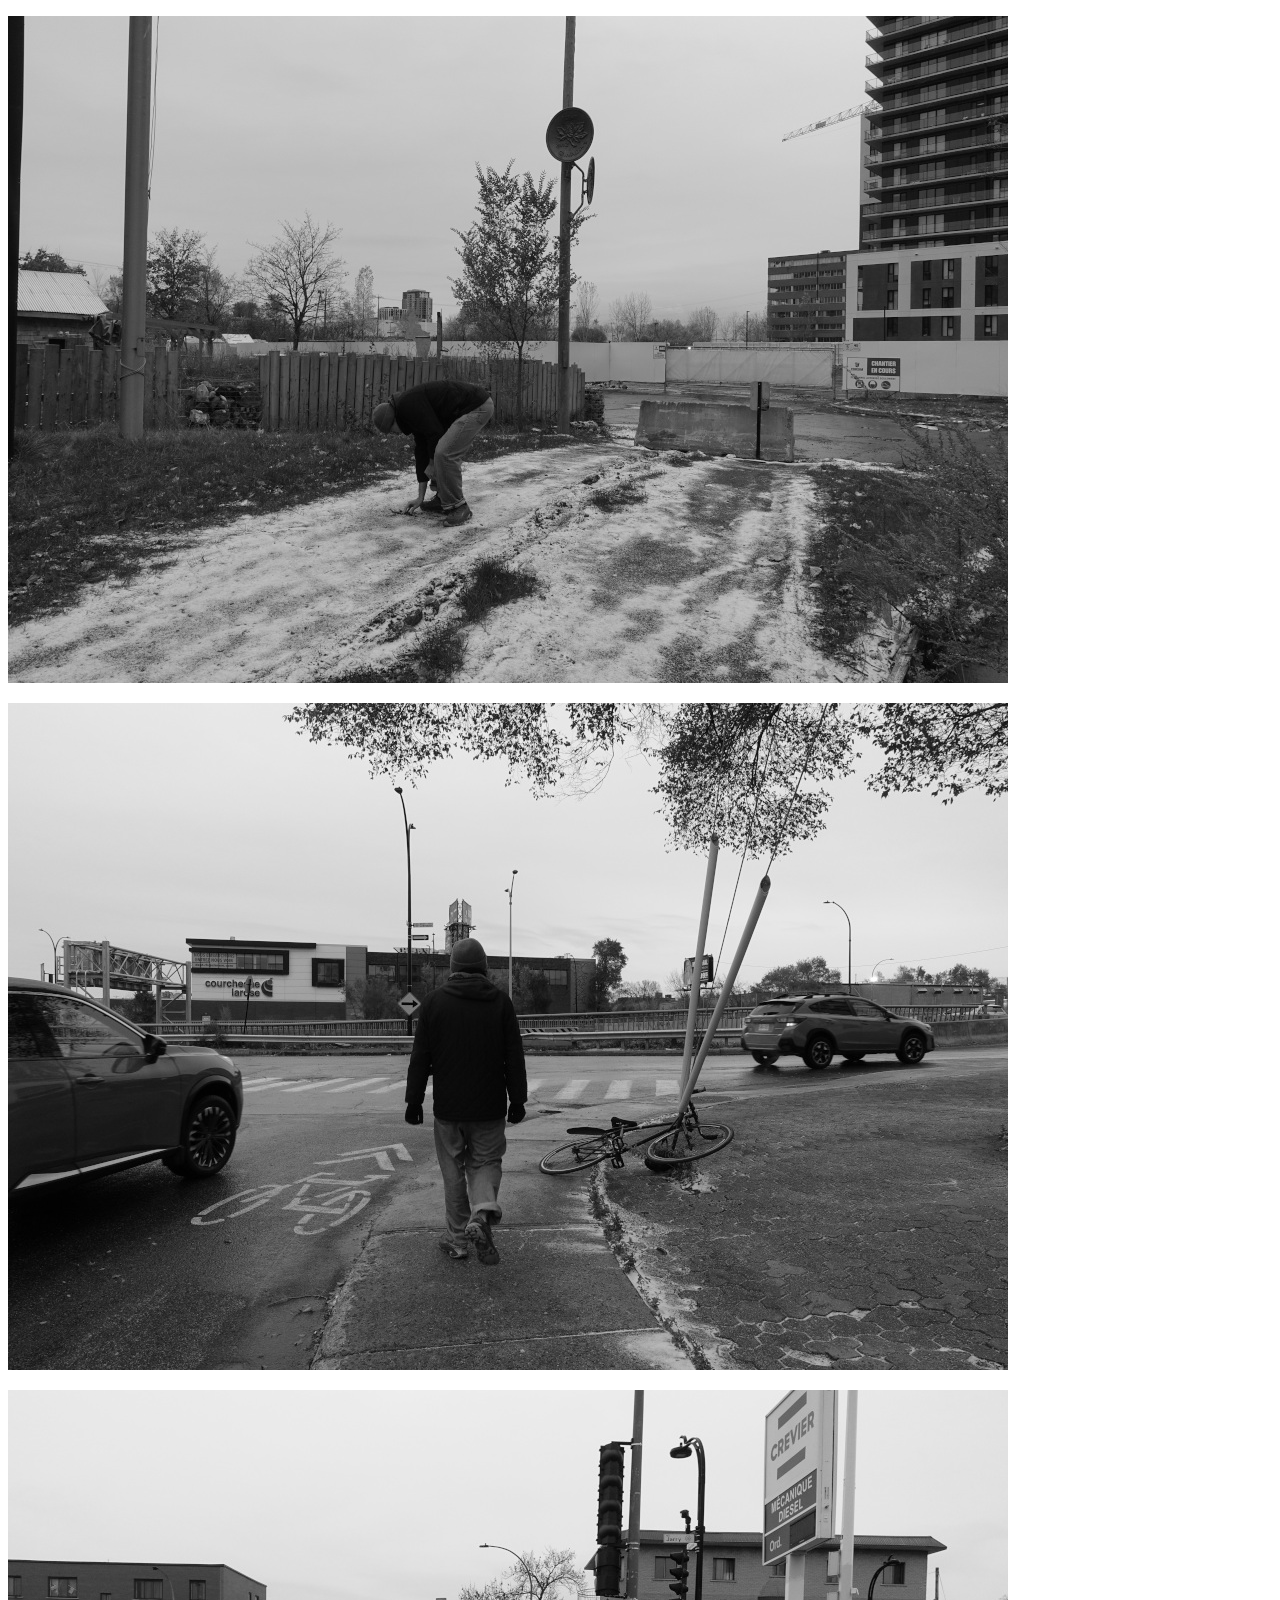
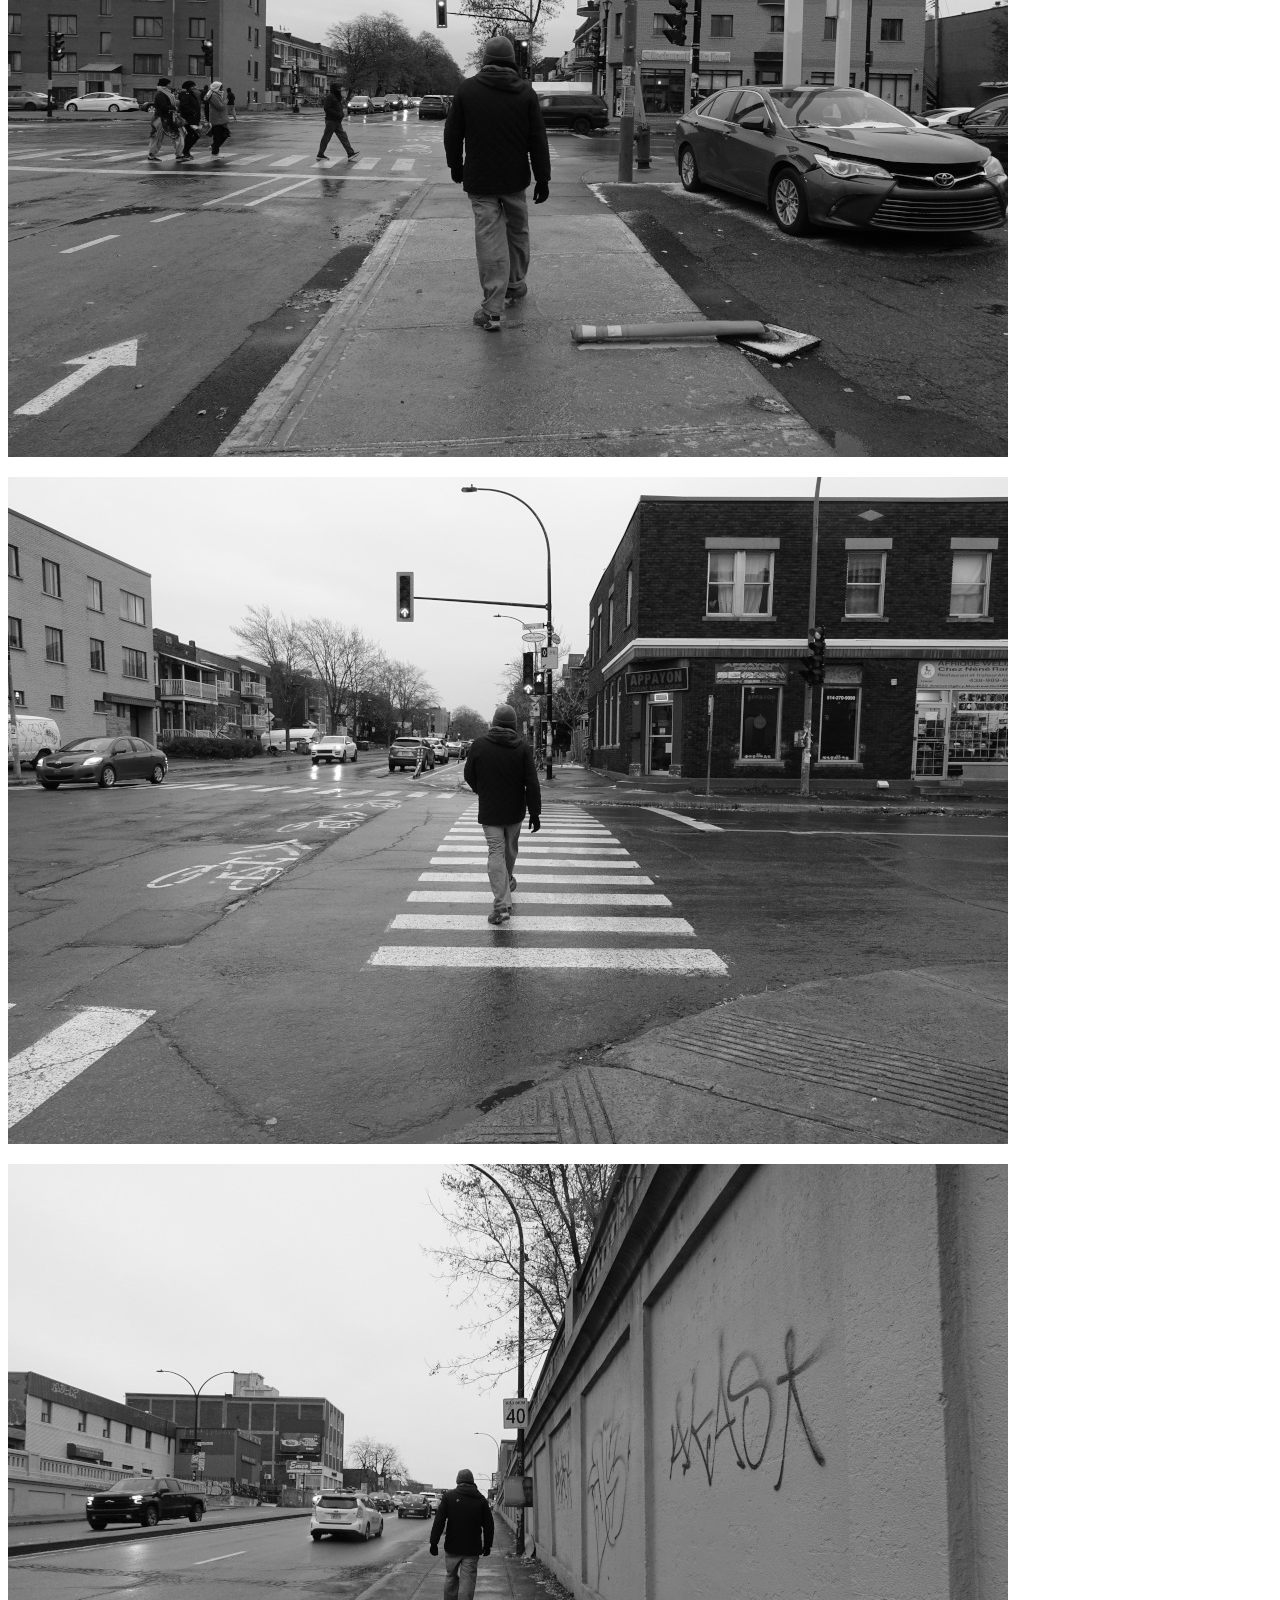
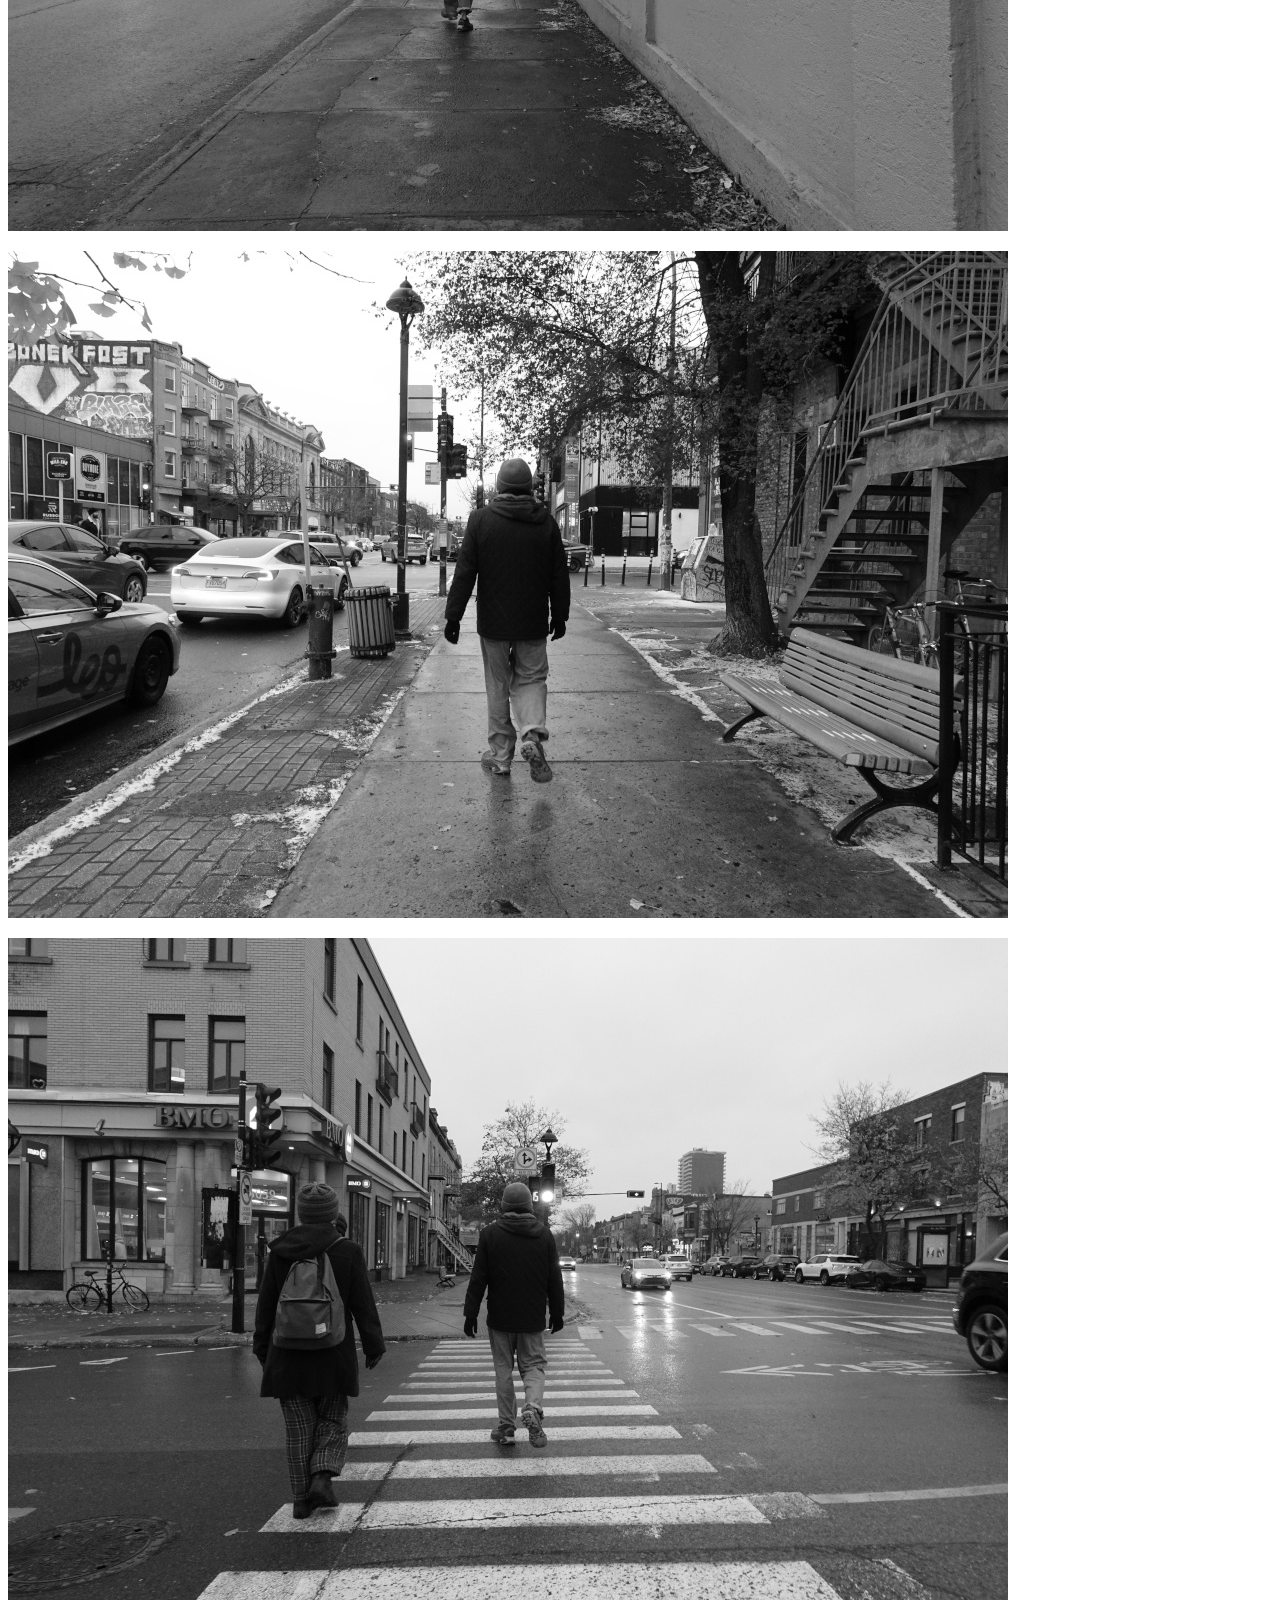
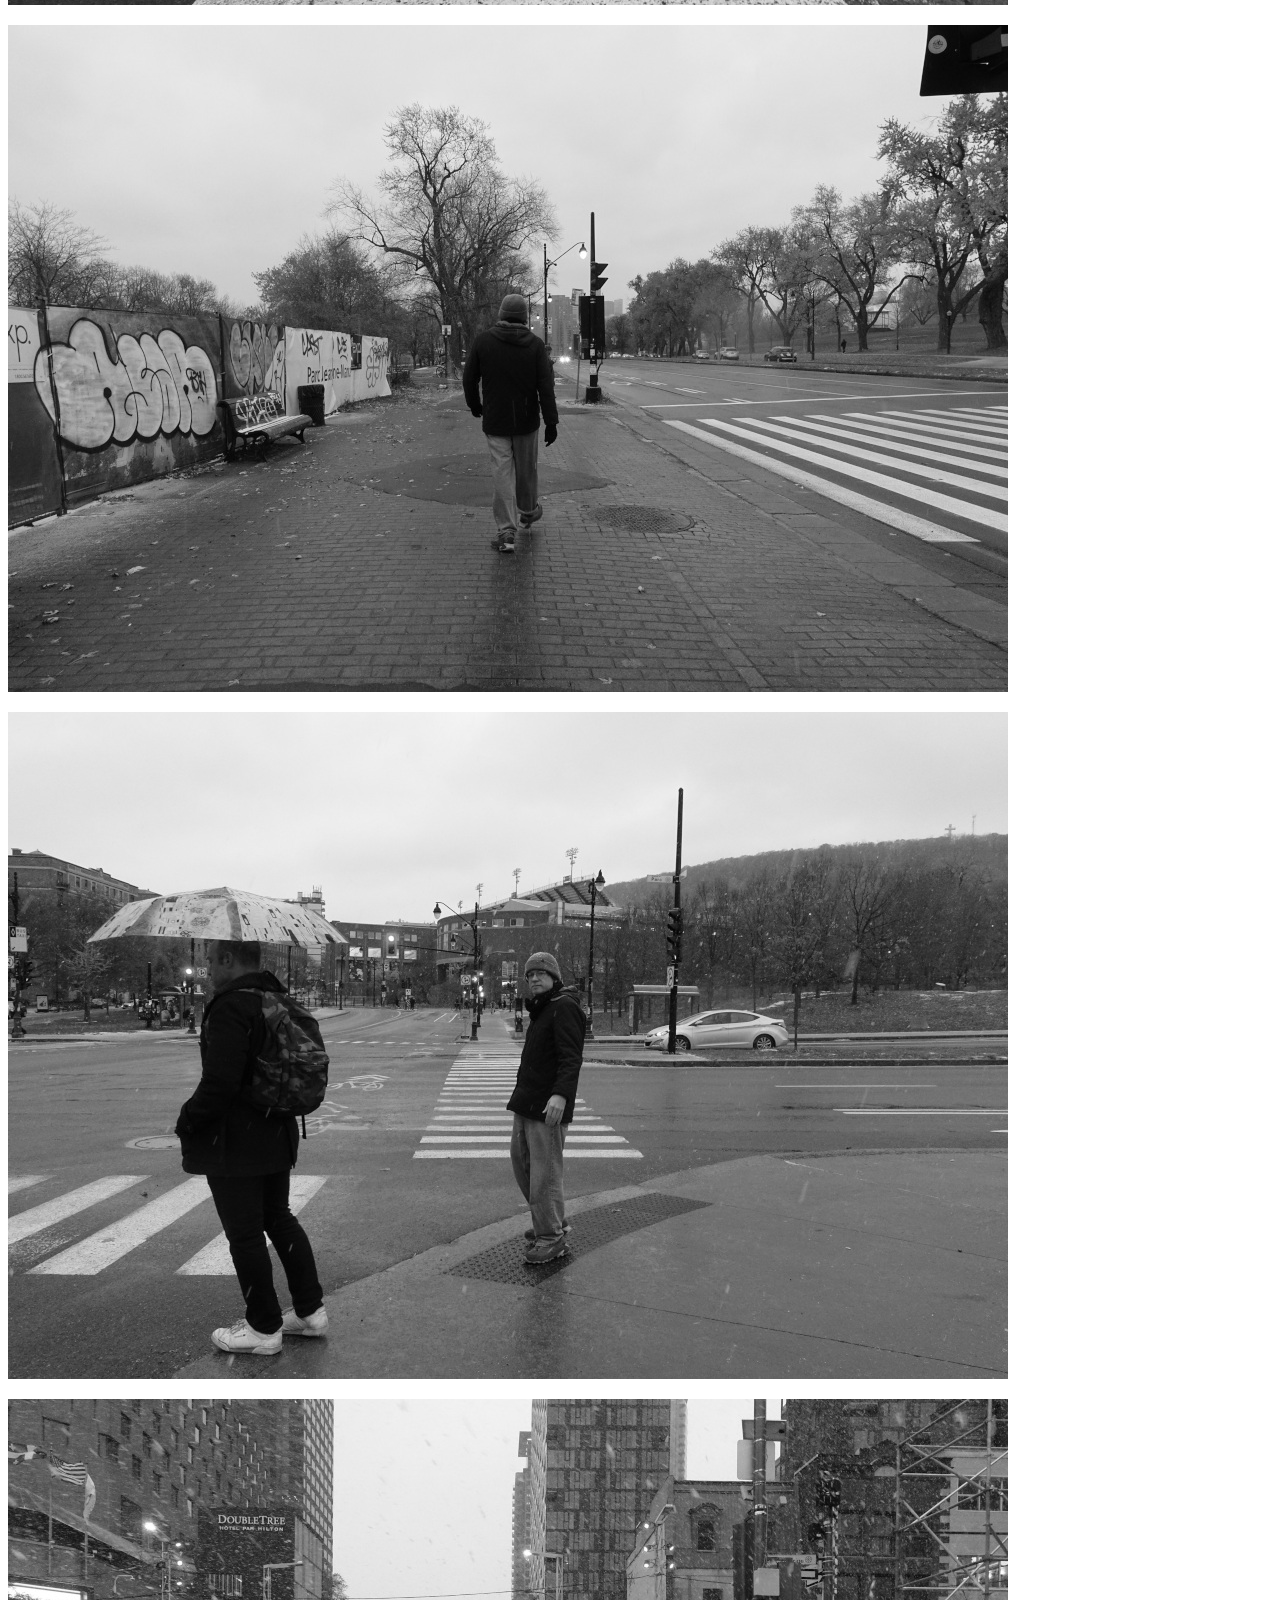
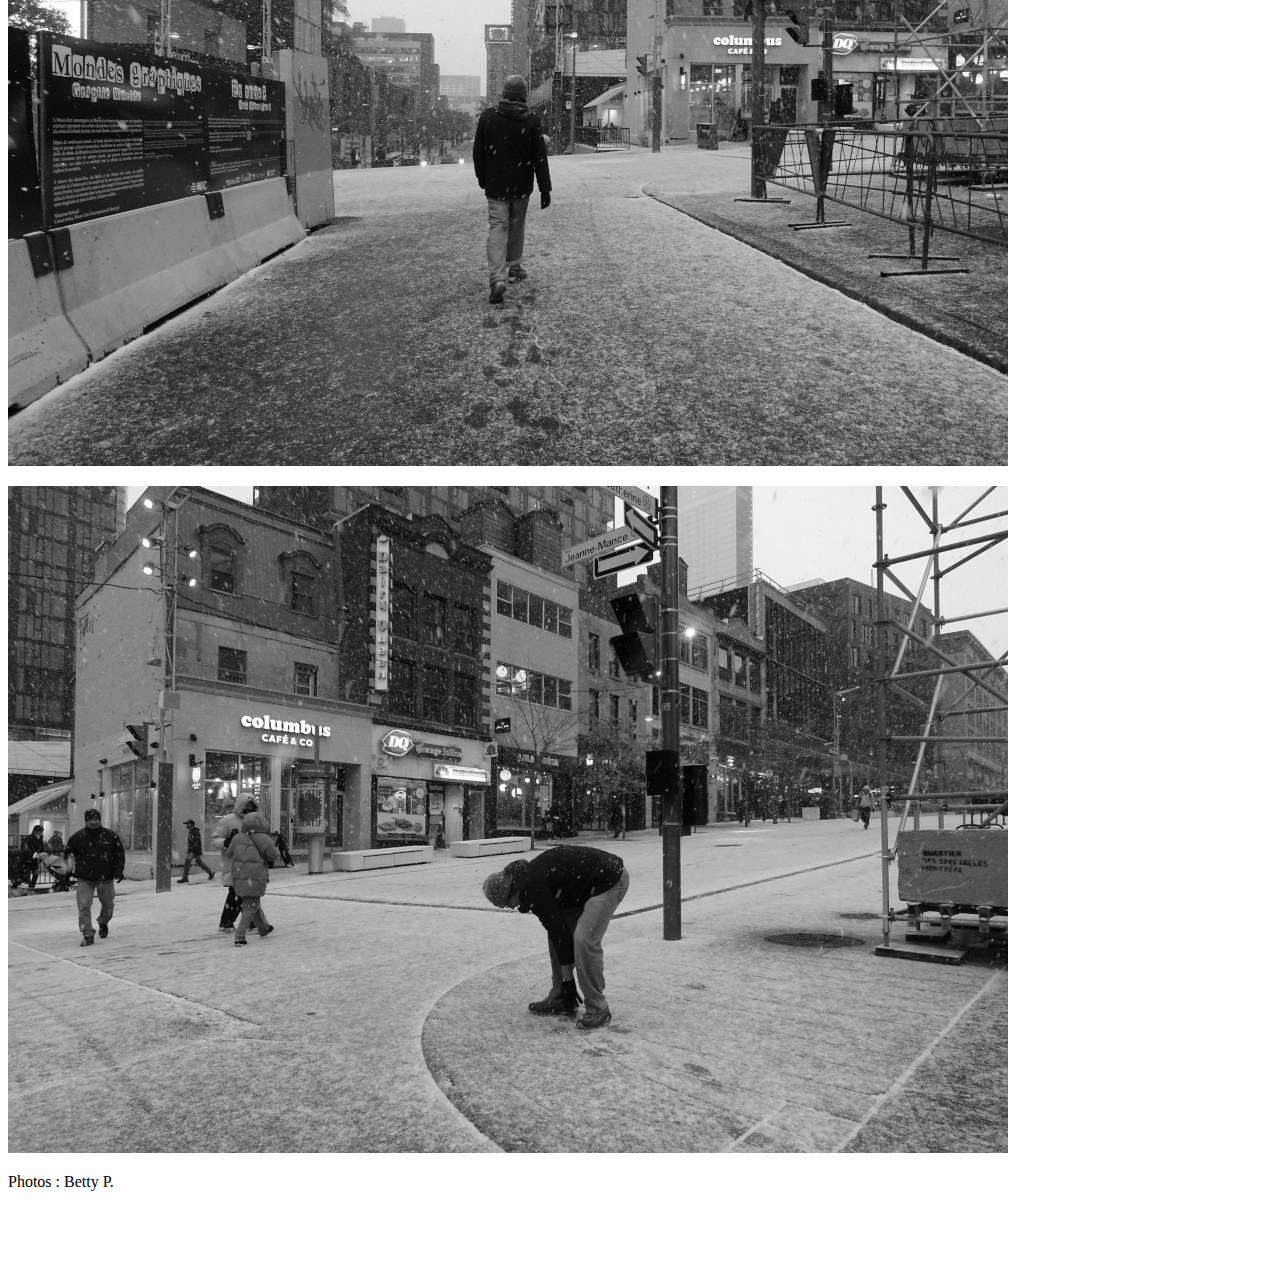
<file: index.html>
<!DOCTYPE html>
<html lang="fr">

<head>
  <meta charset="utf-8">
  <meta name="viewport" content="width=device-width, initial-scale=1.0">
  <title>john</title>
  <link rel="stylesheet" href="https://boyle-singfield.github.io/style.css">
</head>

<body>
    
    
        <div class="content">
            <p><img src="https://boyle-singfield.github.io/deplacement-de-matiere/1.jpg" alt="" /></p>
<p><img src="https://boyle-singfield.github.io/deplacement-de-matiere/2.jpg" alt="" /></p>
<p><img src="https://boyle-singfield.github.io/deplacement-de-matiere/3.jpg" alt="" /></p>
<p><img src="https://boyle-singfield.github.io/deplacement-de-matiere/4.jpg" alt="" /></p>
<p><img src="https://boyle-singfield.github.io/deplacement-de-matiere/5.jpg" alt="" /></p>
<p><img src="https://boyle-singfield.github.io/deplacement-de-matiere/6.jpg" alt="" /></p>
<p><img src="https://boyle-singfield.github.io/deplacement-de-matiere/7.jpg" alt="" /></p>
<p><img src="https://boyle-singfield.github.io/deplacement-de-matiere/8.jpg" alt="" /></p>
<p><img src="https://boyle-singfield.github.io/deplacement-de-matiere/9.jpg" alt="" /></p>
<p><img src="https://boyle-singfield.github.io/deplacement-de-matiere/10.jpg" alt="" /></p>
<p><img src="https://boyle-singfield.github.io/deplacement-de-matiere/11.jpg" alt="" /></p>
<p>Photos : Betty P.</p>

        </div>
    

    <nav class="pagination">
        
        
    </nav>

</body>

</html>
</file>
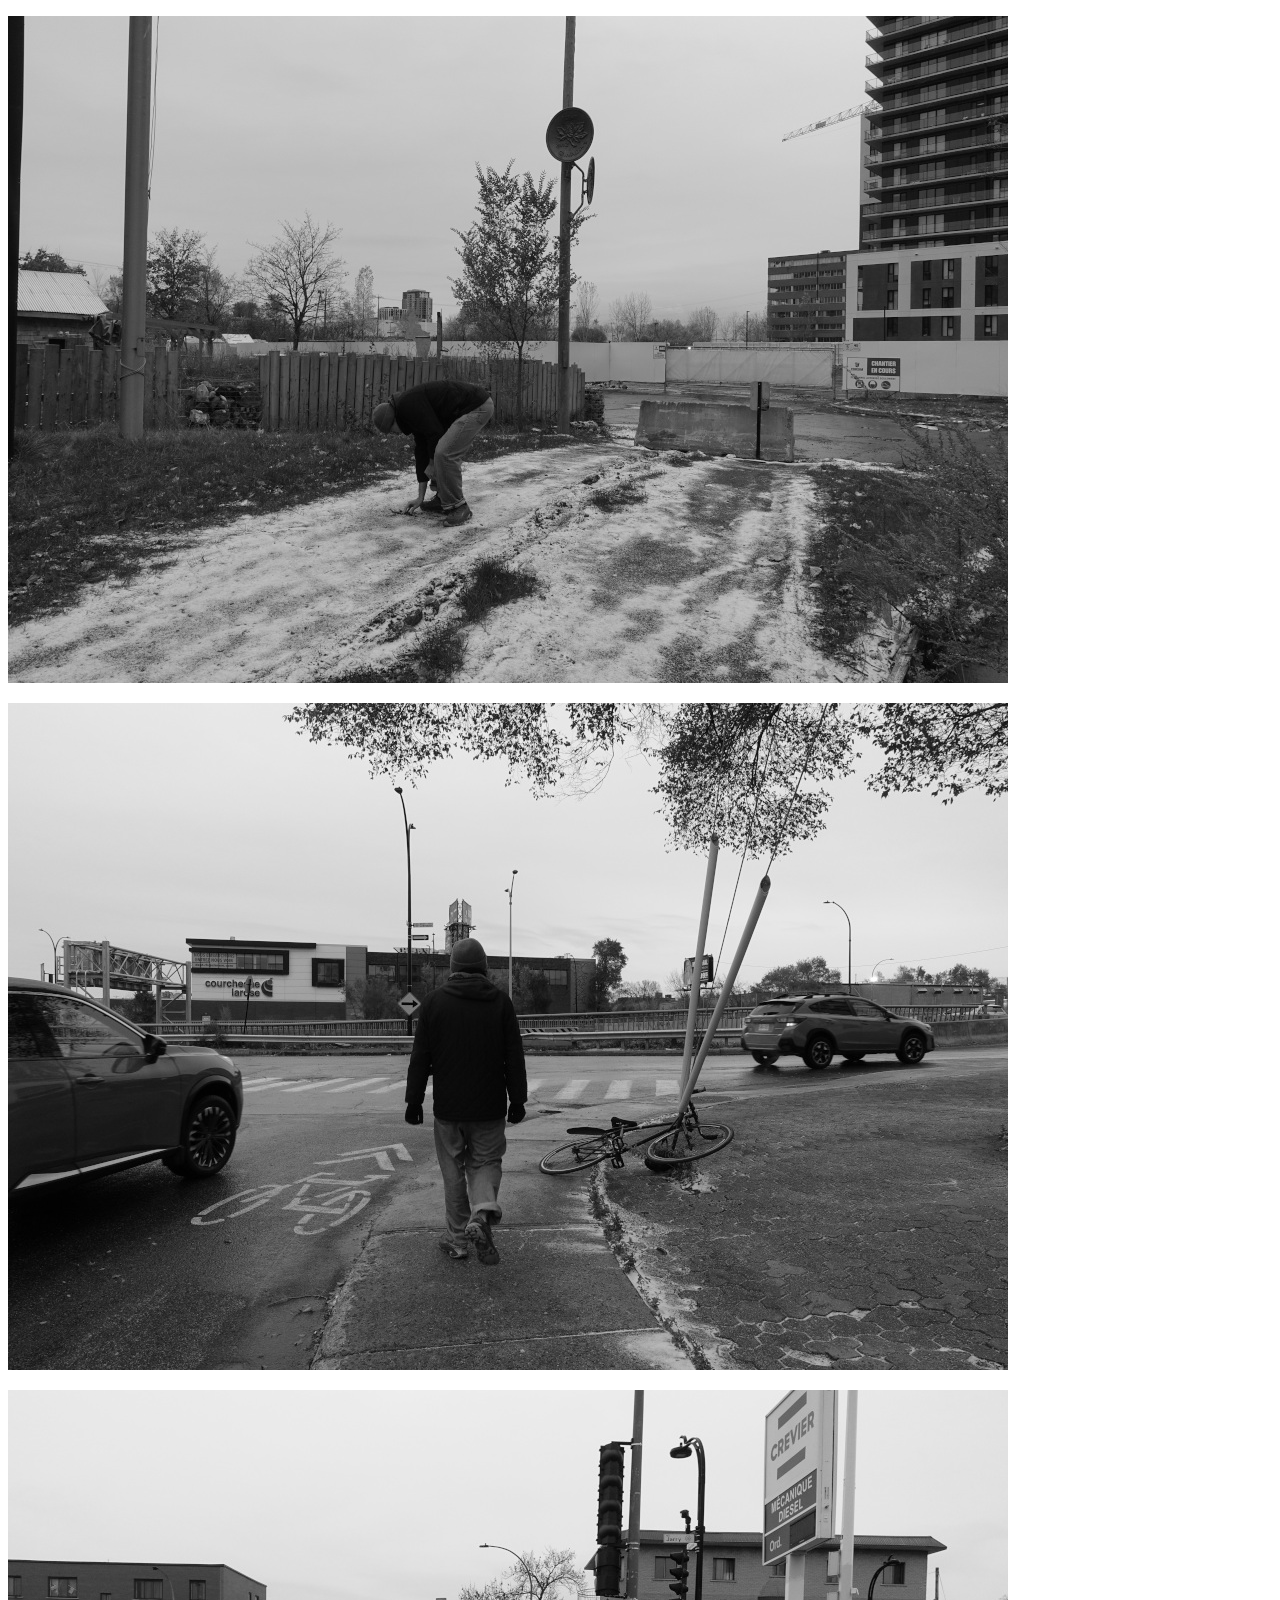
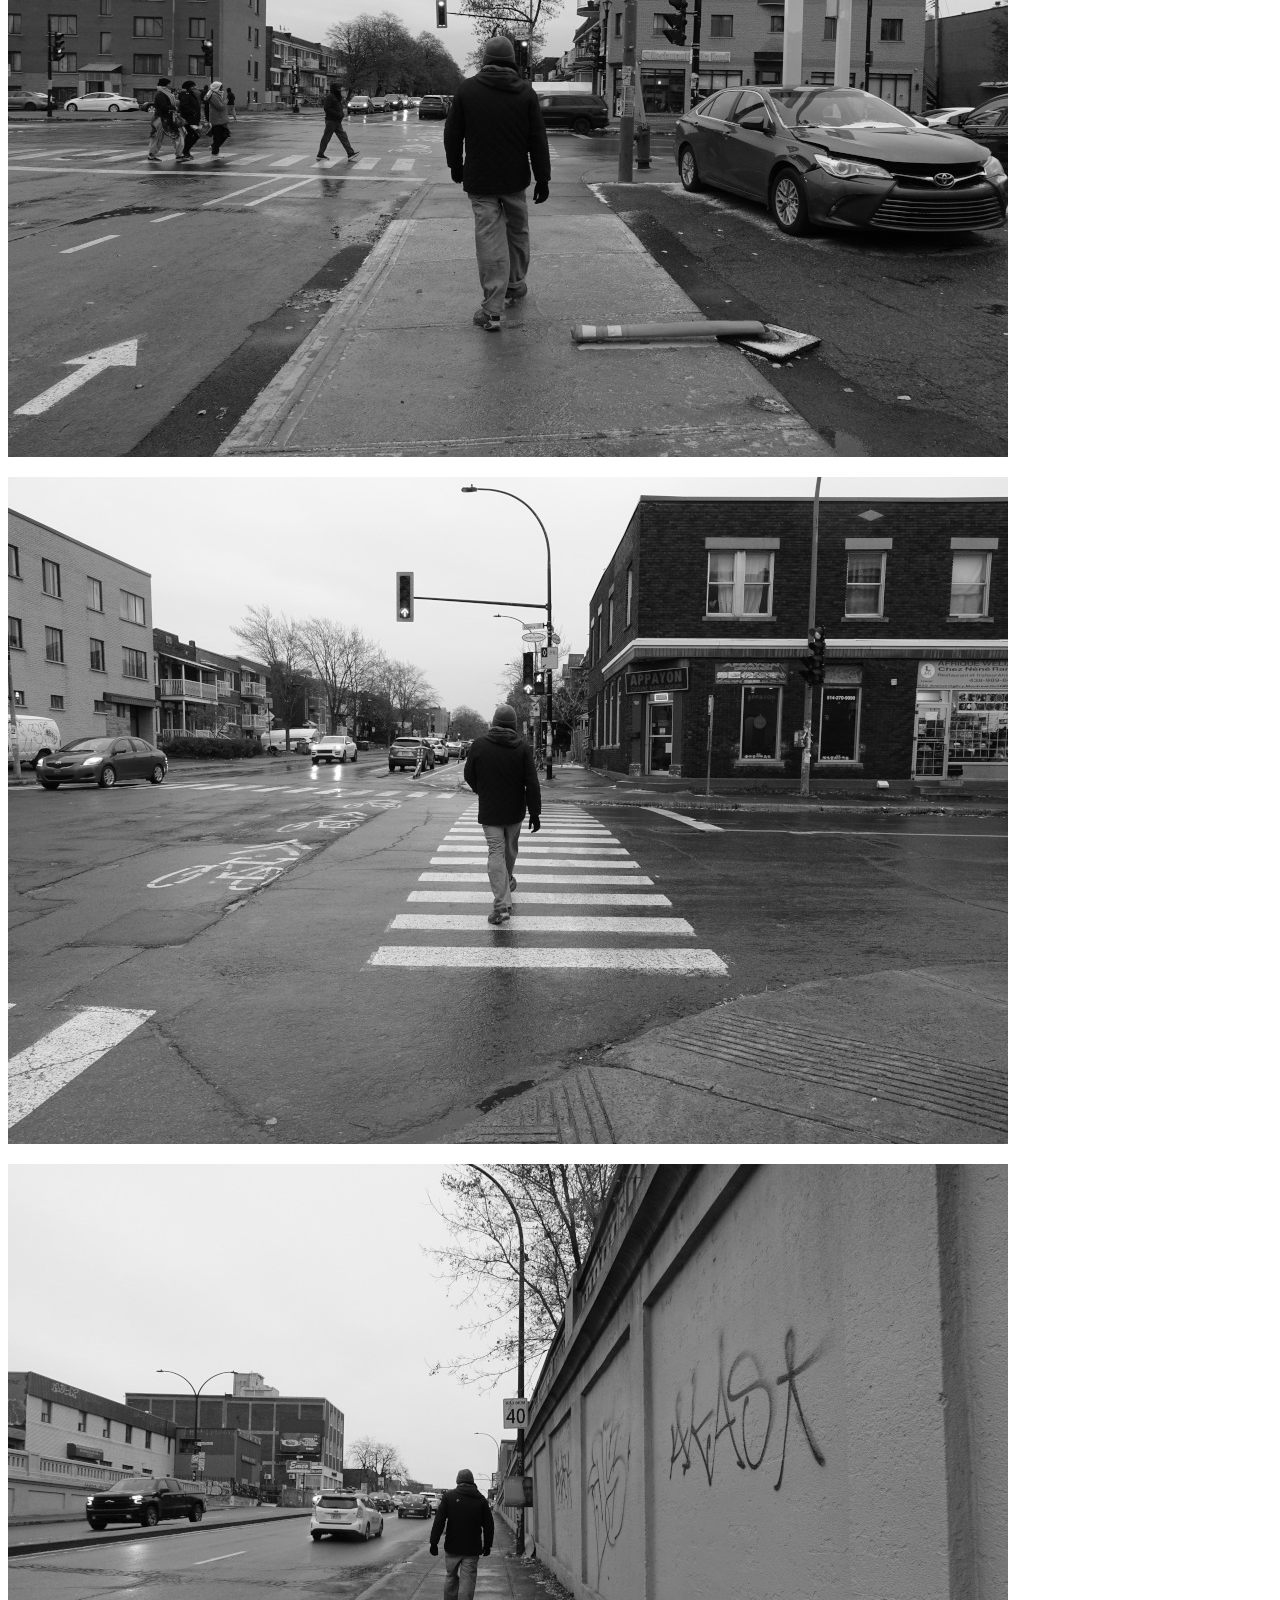
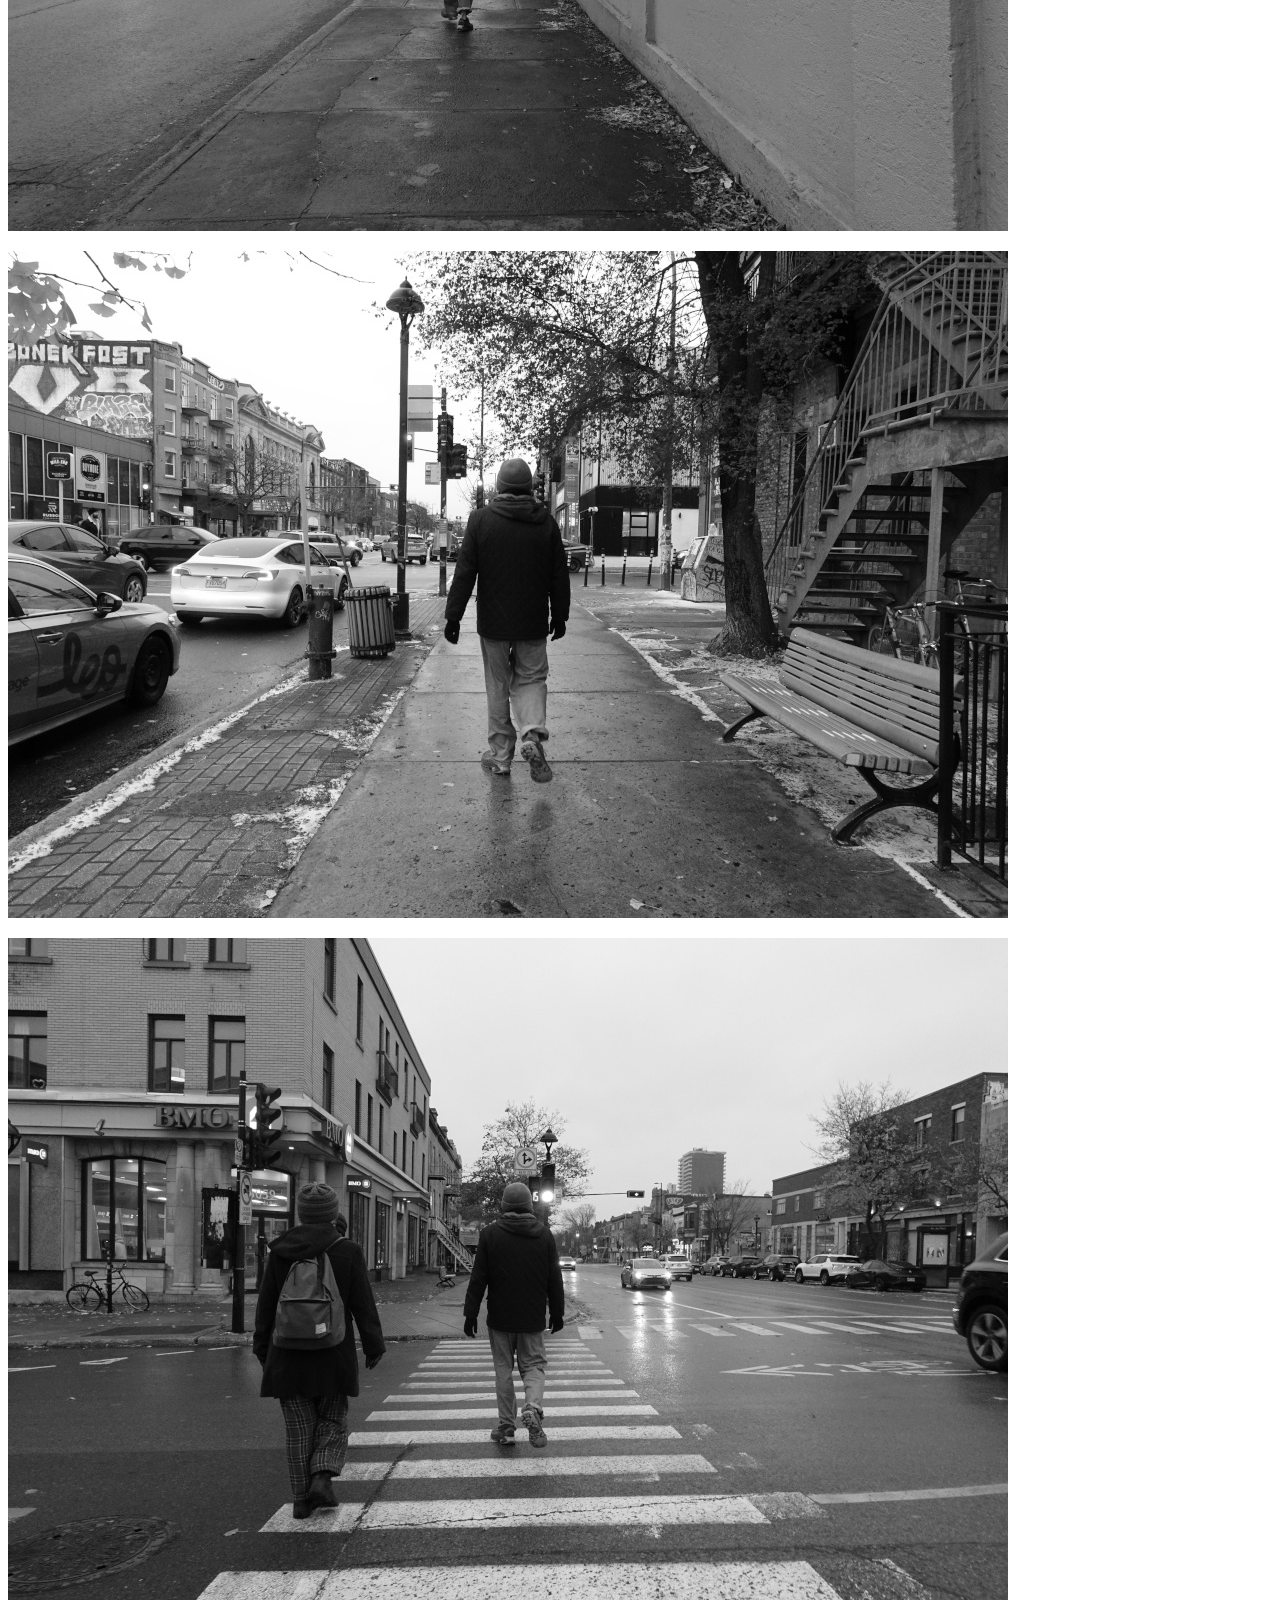
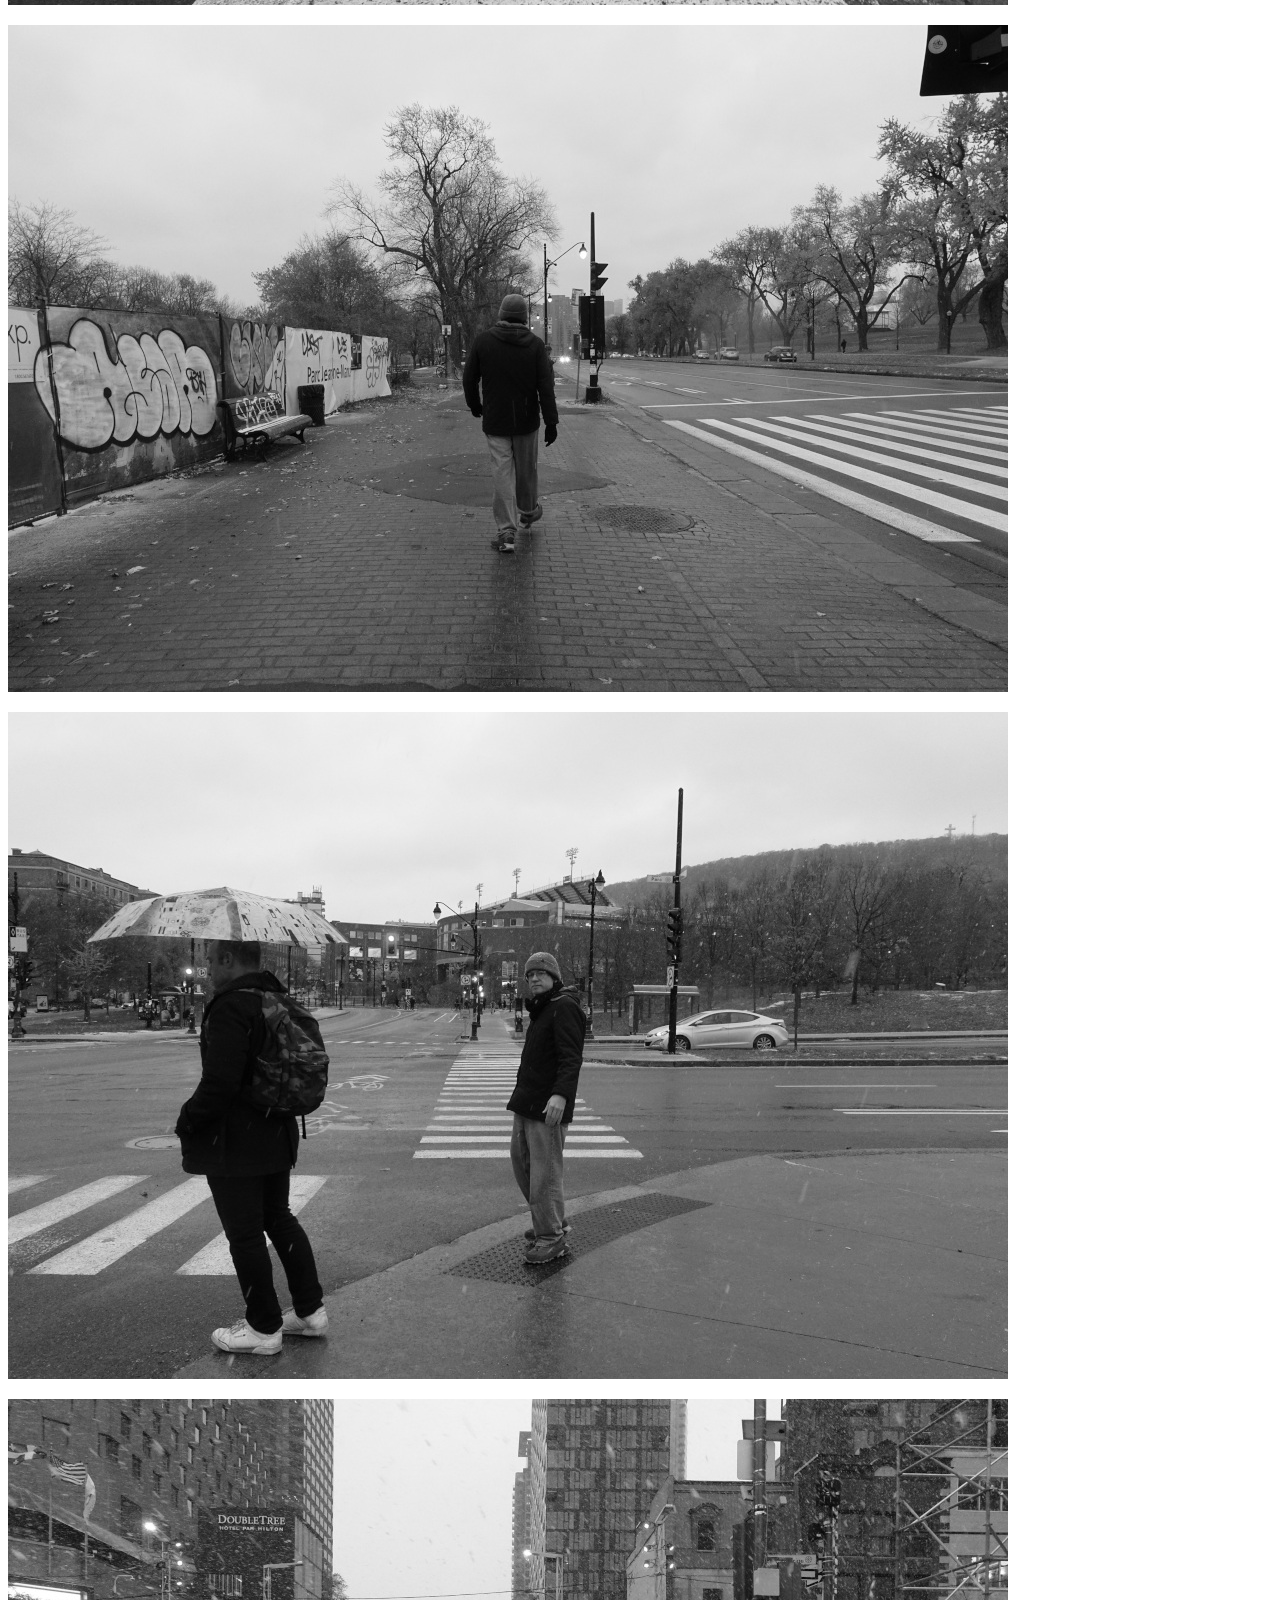
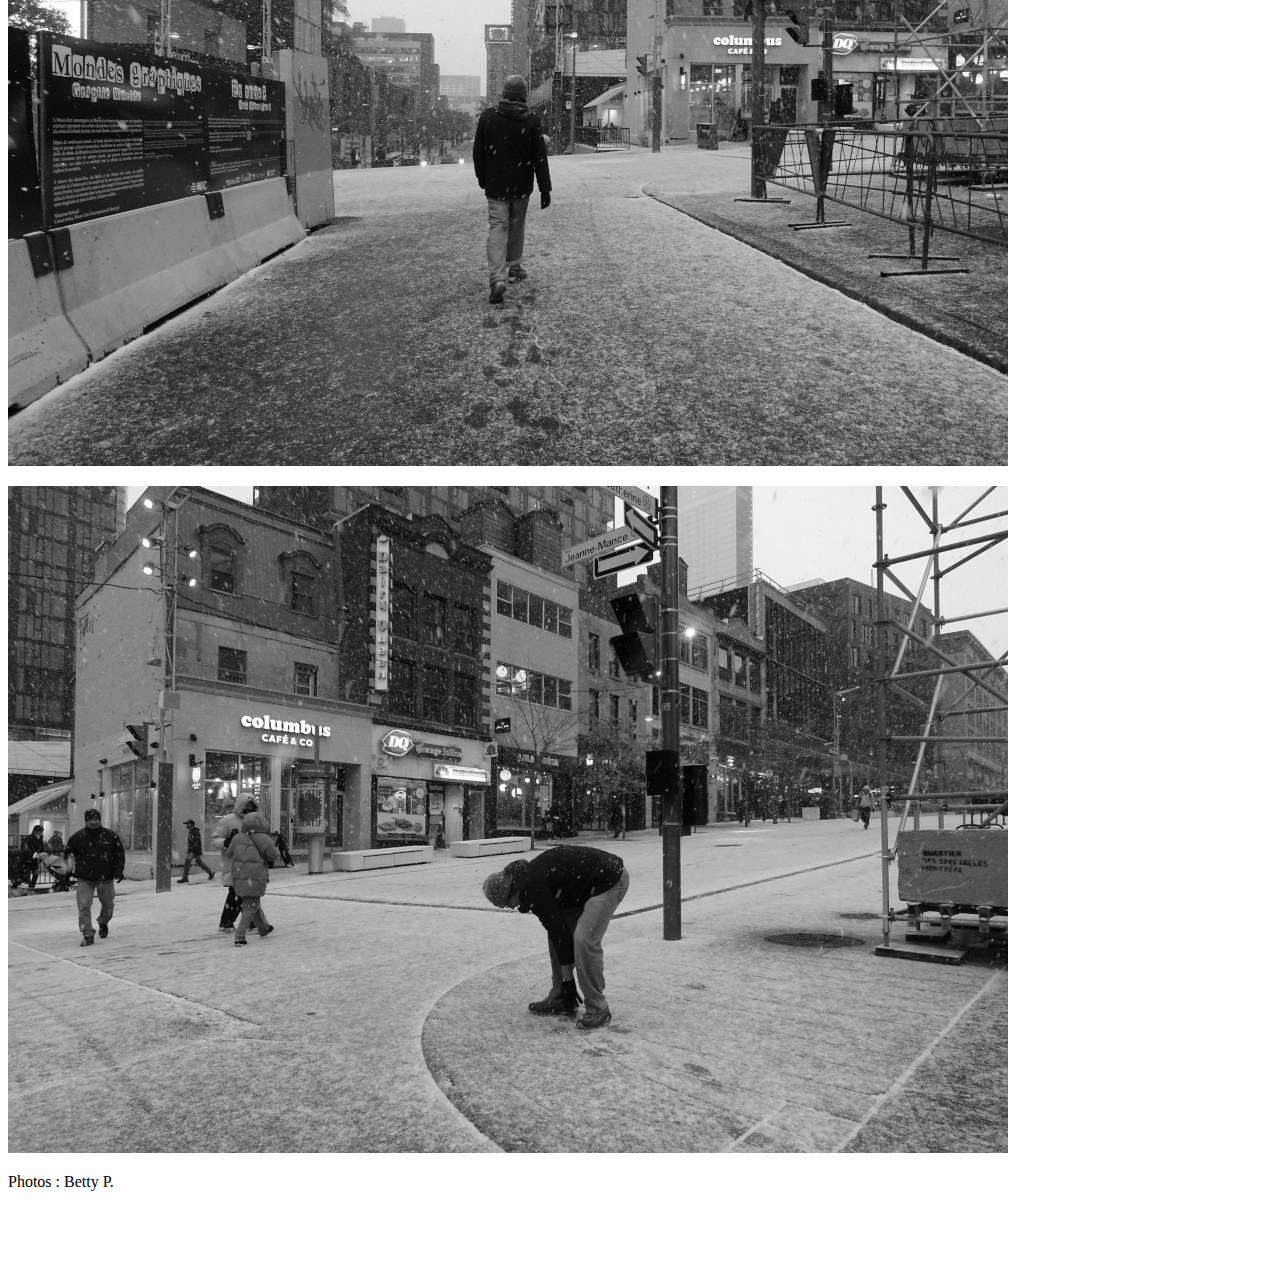
<file: 1/index.html>
<!doctype html>
<meta charset="utf-8">
<title>Redirect</title>
<script>
  const target = "https://boyle-singfield.github.io/";
  const hash = window.location.hash || "";
  window.location.replace(target + hash);
</script>
<noscript>
  <meta http-equiv="refresh" content="0; url=https://boyle-singfield.github.io/">
</noscript>
<p><a href="https://boyle-singfield.github.io/">Click here</a> to be redirected.</p>
</file>
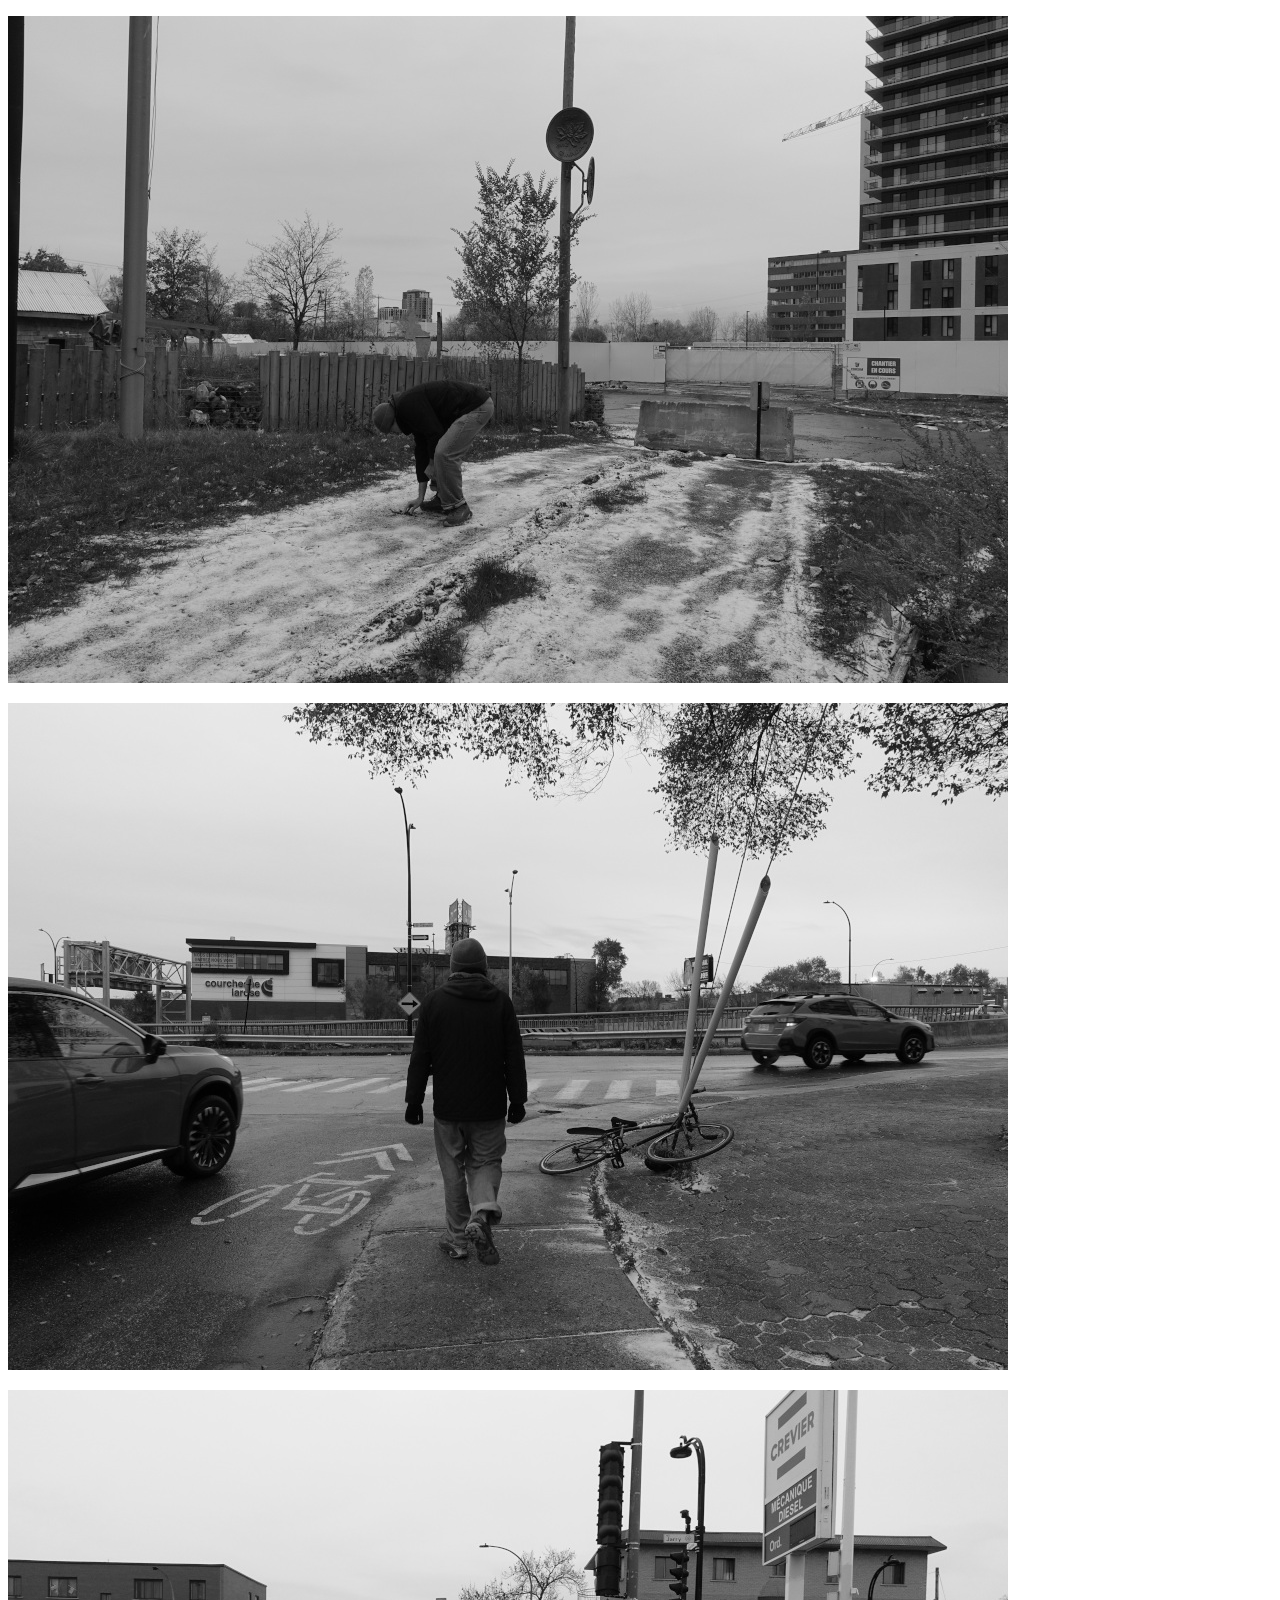
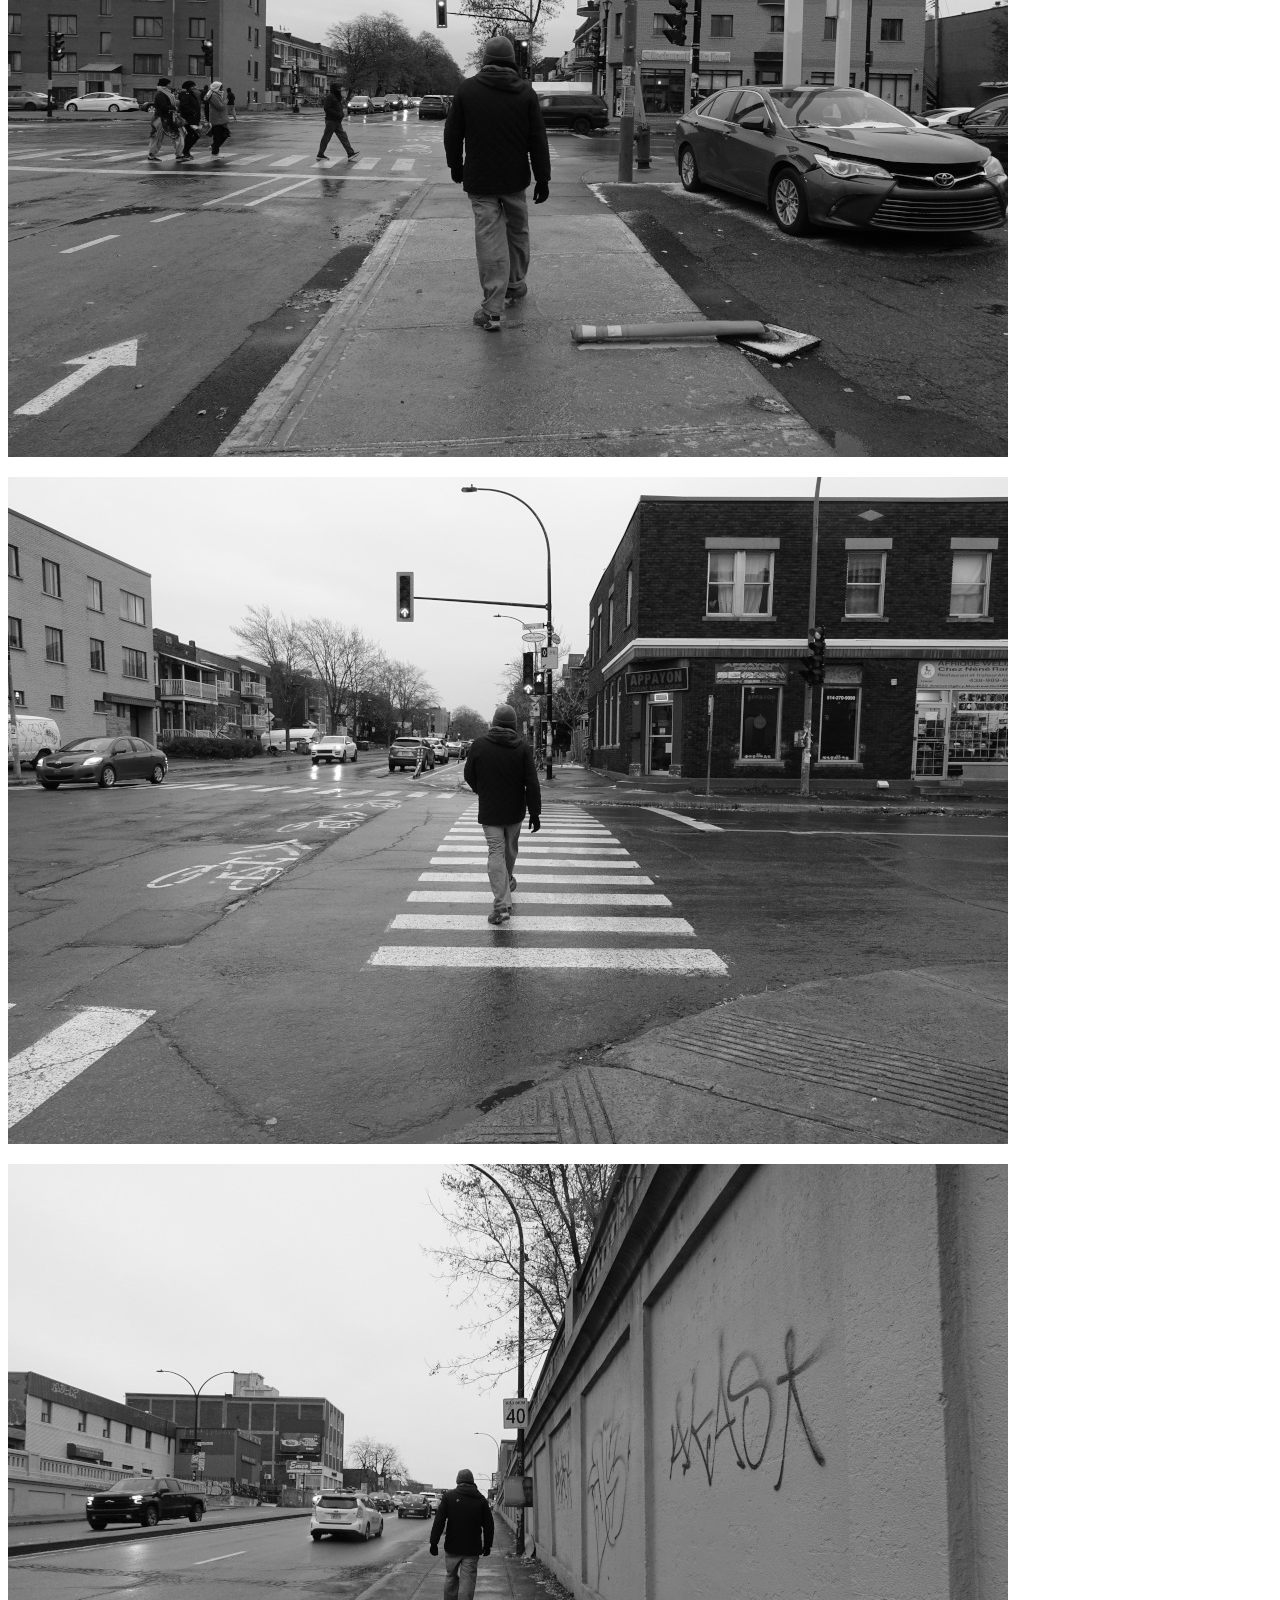
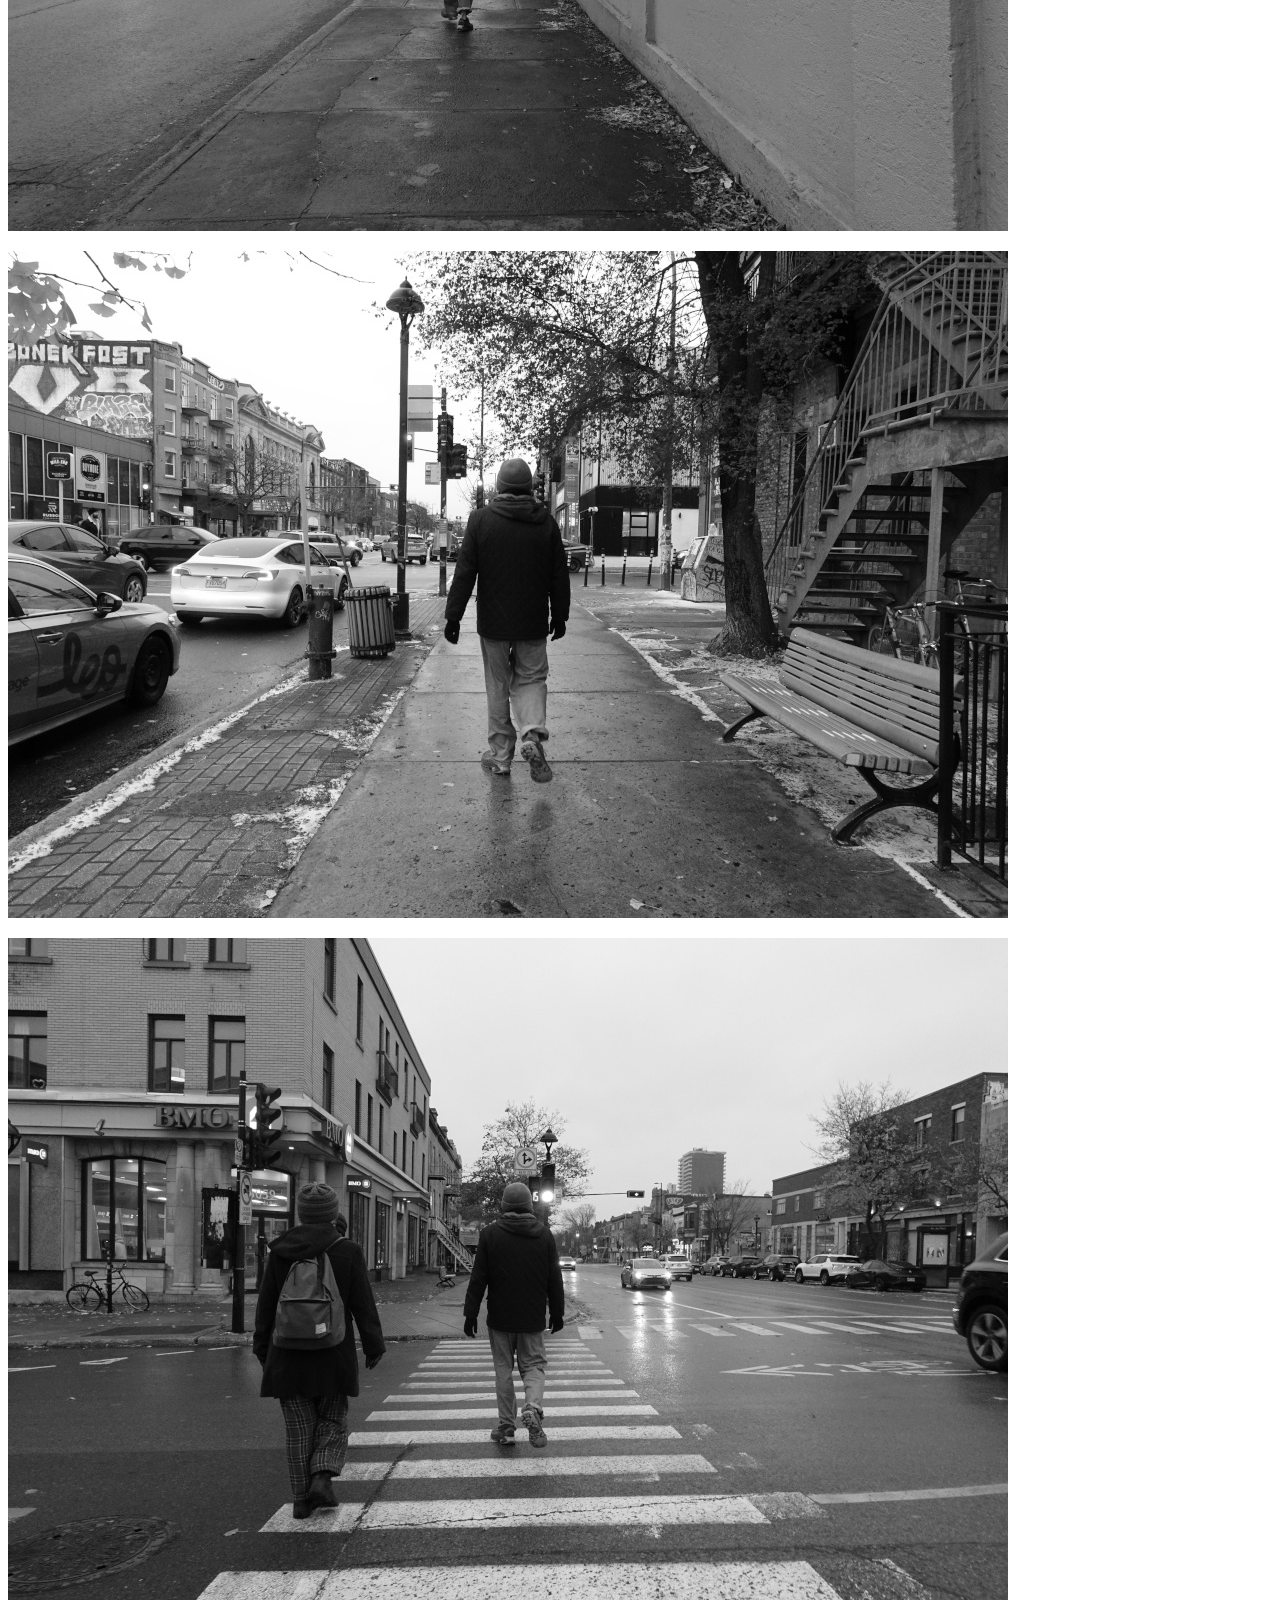
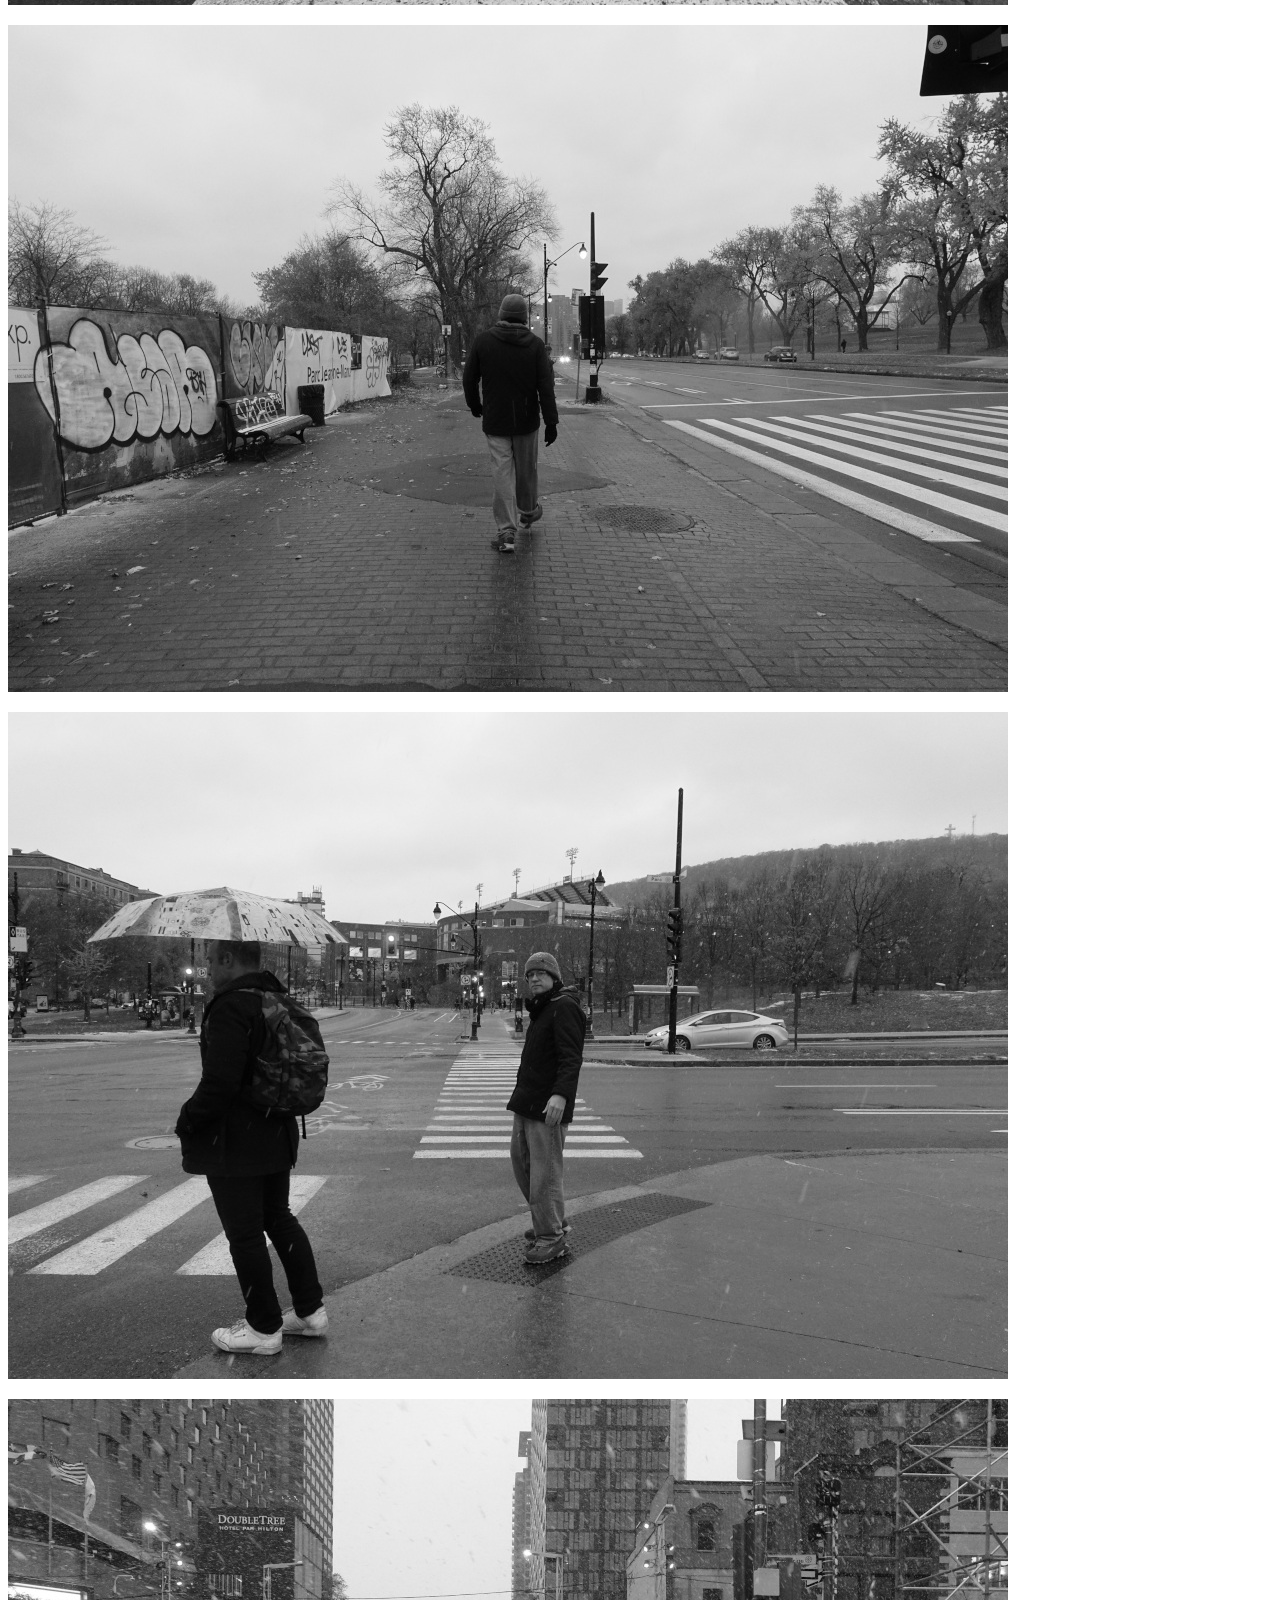
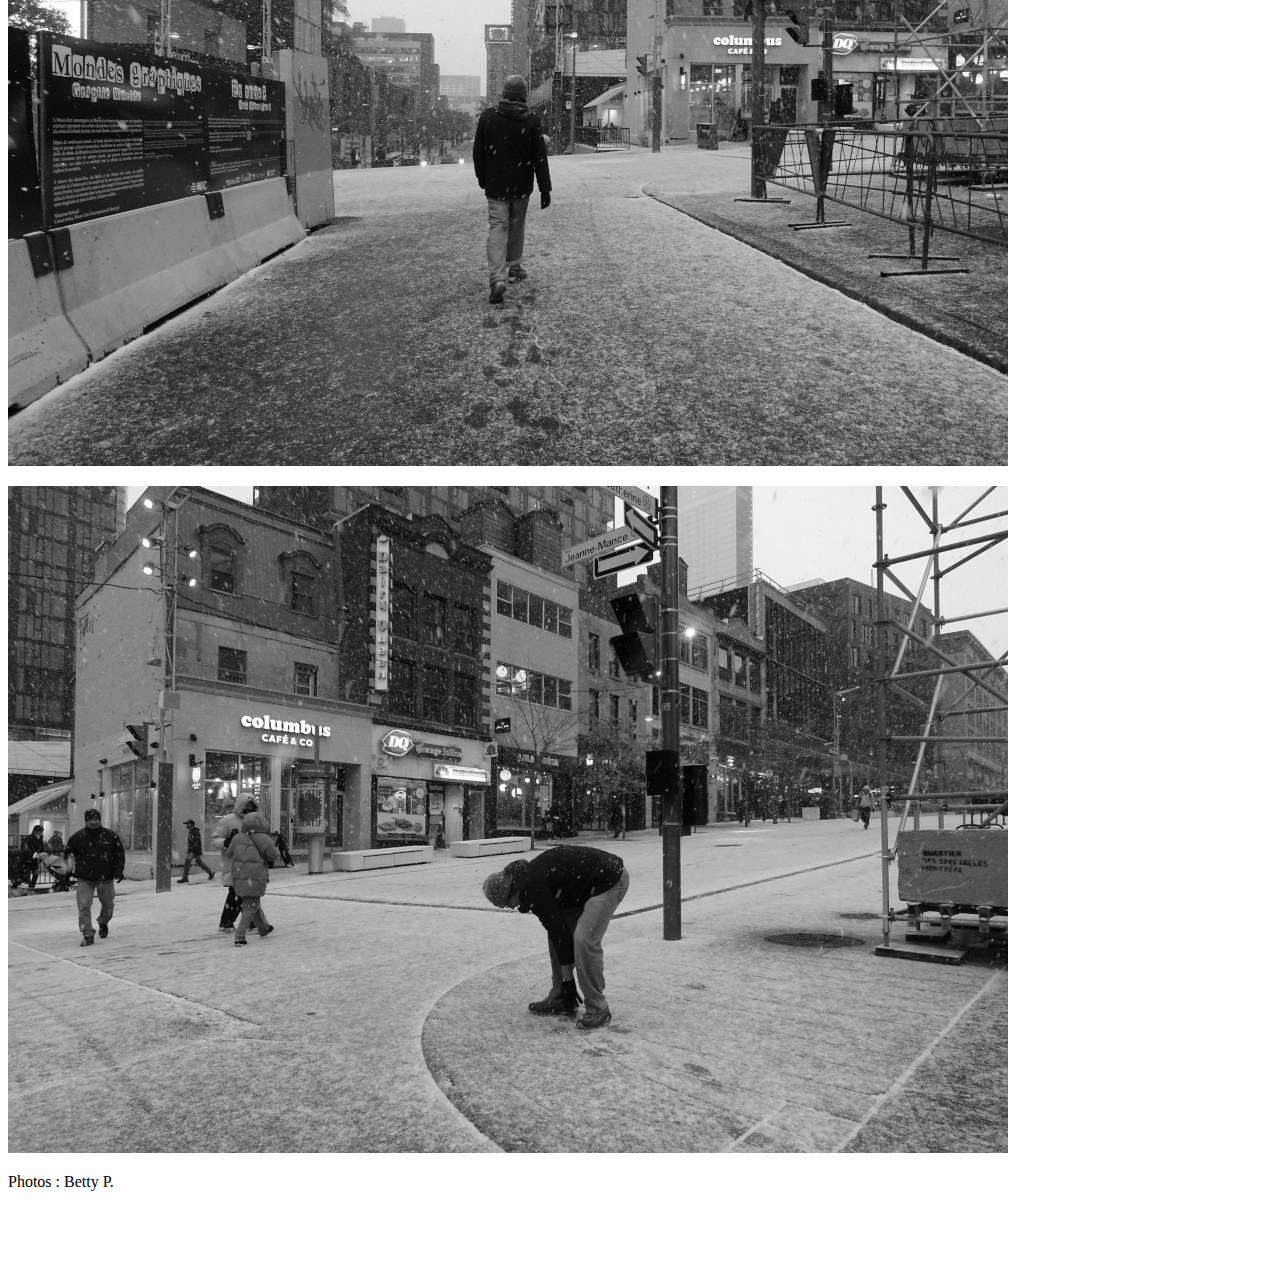
<file: deplacement-de-matiere/index.html>
<!DOCTYPE html>
<html lang="fr">

<head>
  <meta charset="utf-8">
  <meta name="viewport" content="width=device-width, initial-scale=1.0">
  <title>Déplacement de matière</title>
  <link rel="stylesheet" href="https://boyle-singfield.github.io/style.css">
</head>

<body>
    
   <div class="content">
      <p><img src="https://boyle-singfield.github.io/deplacement-de-matiere/1.jpg" alt="" /></p>
<p><img src="https://boyle-singfield.github.io/deplacement-de-matiere/2.jpg" alt="" /></p>
<p><img src="https://boyle-singfield.github.io/deplacement-de-matiere/3.jpg" alt="" /></p>
<p><img src="https://boyle-singfield.github.io/deplacement-de-matiere/4.jpg" alt="" /></p>
<p><img src="https://boyle-singfield.github.io/deplacement-de-matiere/5.jpg" alt="" /></p>
<p><img src="https://boyle-singfield.github.io/deplacement-de-matiere/6.jpg" alt="" /></p>
<p><img src="https://boyle-singfield.github.io/deplacement-de-matiere/7.jpg" alt="" /></p>
<p><img src="https://boyle-singfield.github.io/deplacement-de-matiere/8.jpg" alt="" /></p>
<p><img src="https://boyle-singfield.github.io/deplacement-de-matiere/9.jpg" alt="" /></p>
<p><img src="https://boyle-singfield.github.io/deplacement-de-matiere/10.jpg" alt="" /></p>
<p><img src="https://boyle-singfield.github.io/deplacement-de-matiere/11.jpg" alt="" /></p>
<p>Photos : Betty P.</p>

   </div>

</body>

</html>
</file>
